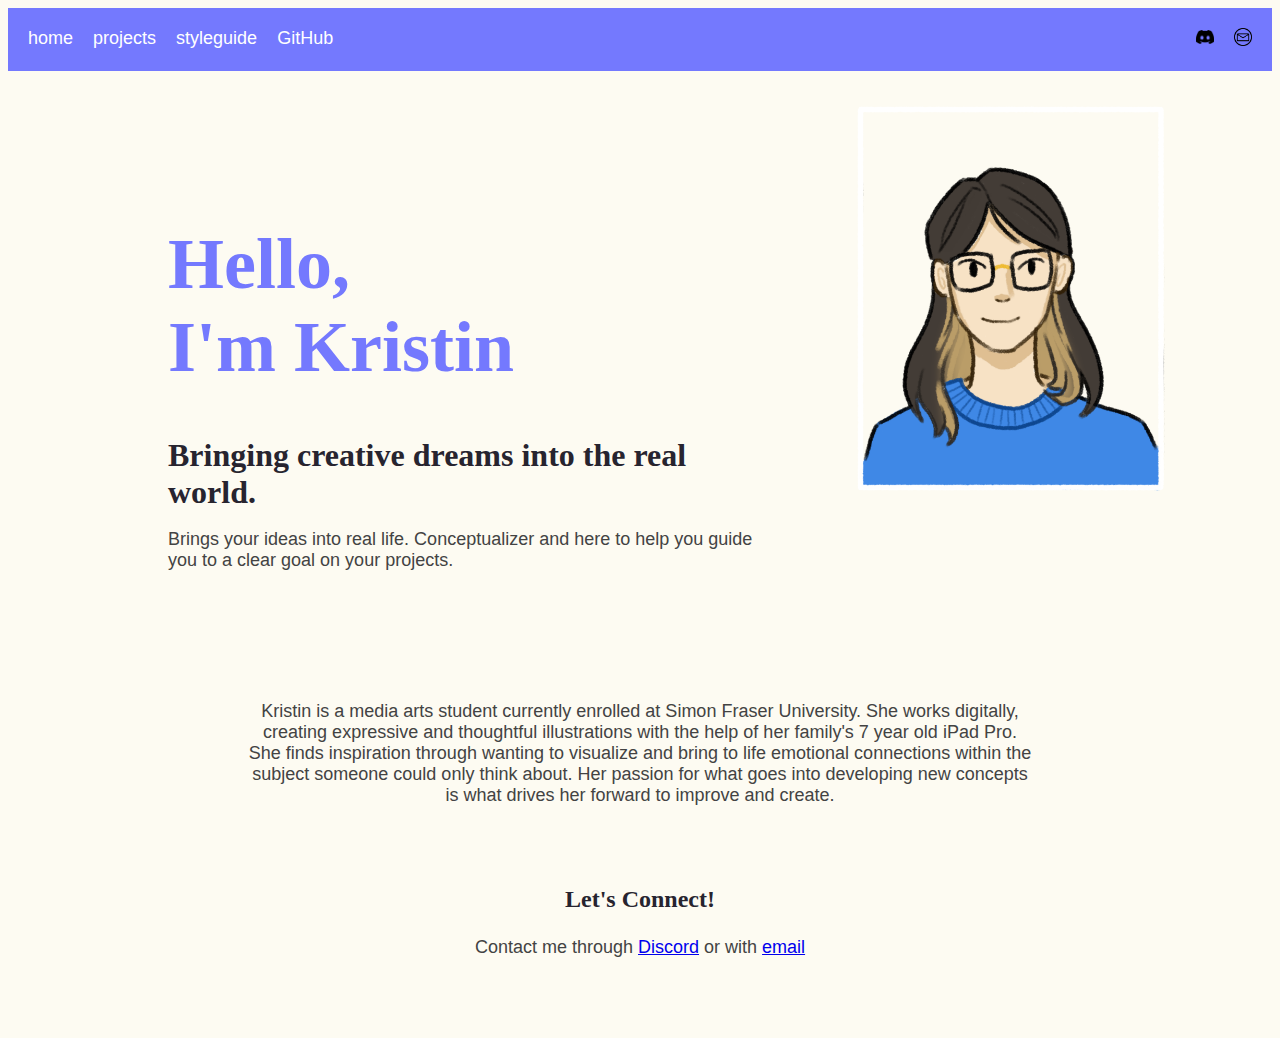
<file: index.html>
<!DOCTYPE html>
<html lang="en">

<head>
    <meta charset="UTF-8">
    <title>Kristin's Portfolio</title>

    <link href="css/main.css" rel="stylesheet">
</head>

<body>
    <header>
        <nav class="top-header">
            <a href="index.html">home</a>
            <div class="top-header-left">
                <a href="pages/portfolio.html">projects</a>
                <a href="pages/styleguide.html">styleguide</a>
                <a href="https://github.com/kris-html/P03-Portfolio.git">GitHub</a>
            </div>

            <div class="top-header-right">
                <a href="https://discord.com/"><img src="images/discord-icon-back.png" class="icon-styles" alt="Discord black icon"></a>
                <a href="https://www.sfu.ca/"><img src="images/email-icon-black.png" class="icon-styles" alt="Email black icon"></a>
            </div>
        </nav>
    </header>
    
    <div class="home-content">
        <section id="home">
            <h1>Hello,<br>I'm Kristin</h1>
            <h2>Bringing creative dreams into the real world.</h2>
            <p>Brings your ideas into real life. Conceptualizer and here to help you guide you to a clear goal on your projects.
            </p>
        </section>

        <section id="self-portrait">
            <img src="images/Self Portait transparent.png">
        </section>
    </div>

    <section id="home-about">
        <p>Kristin is a media arts student currently enrolled at Simon Fraser University. She
            works digitally,
            creating expressive and thoughtful illustrations with the help of her family's 7 year old iPad Pro.
            She finds inspiration through wanting to visualize and bring to life emotional connections within the
            subject someone could only think about. Her passion for what goes into developing new concepts is what
            drives her forward to improve and create.
        </p>

        <div class="home-contact">
            <h3>Let's Connect!</h3>
            <p>Contact me through <a href="https://discord.com/">Discord</a> or with <a href="https://www.sfu.ca/">email</a></p>
        </div>
    </section>

</body>

</html>
</file>
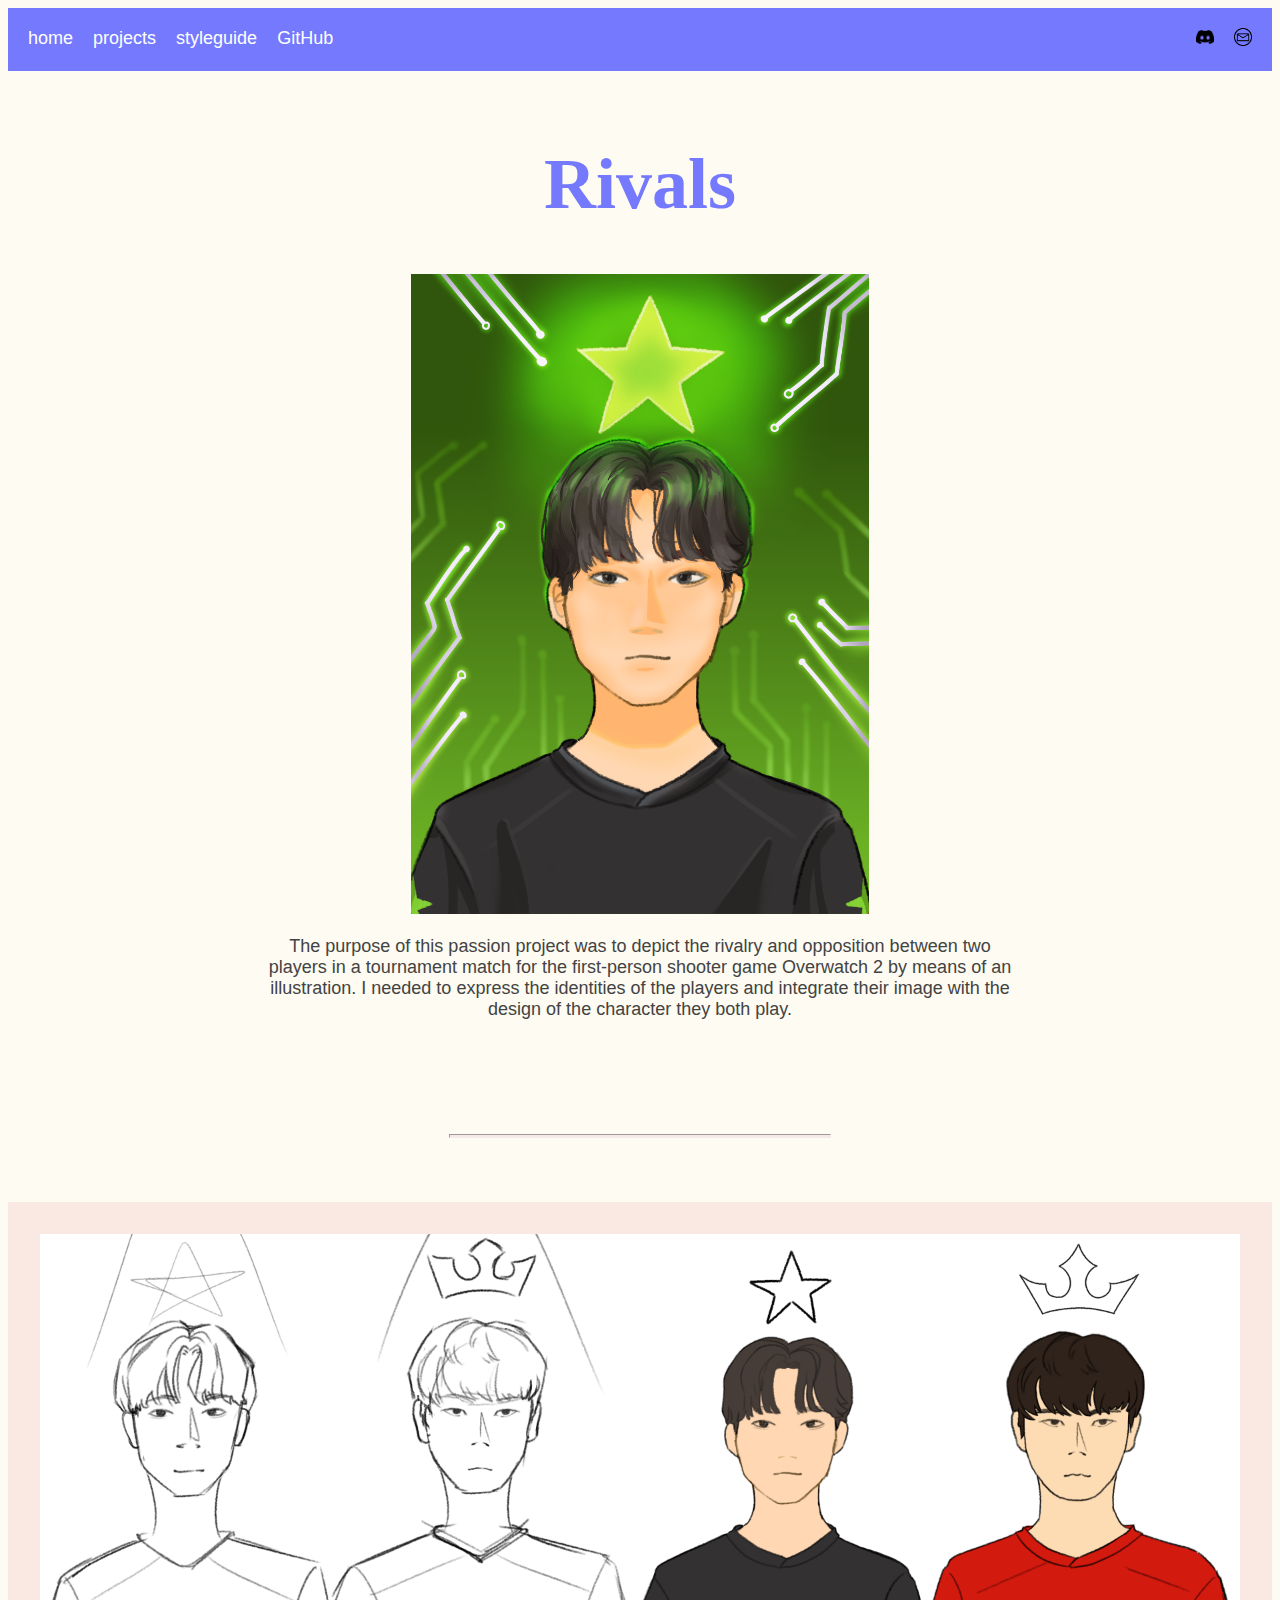
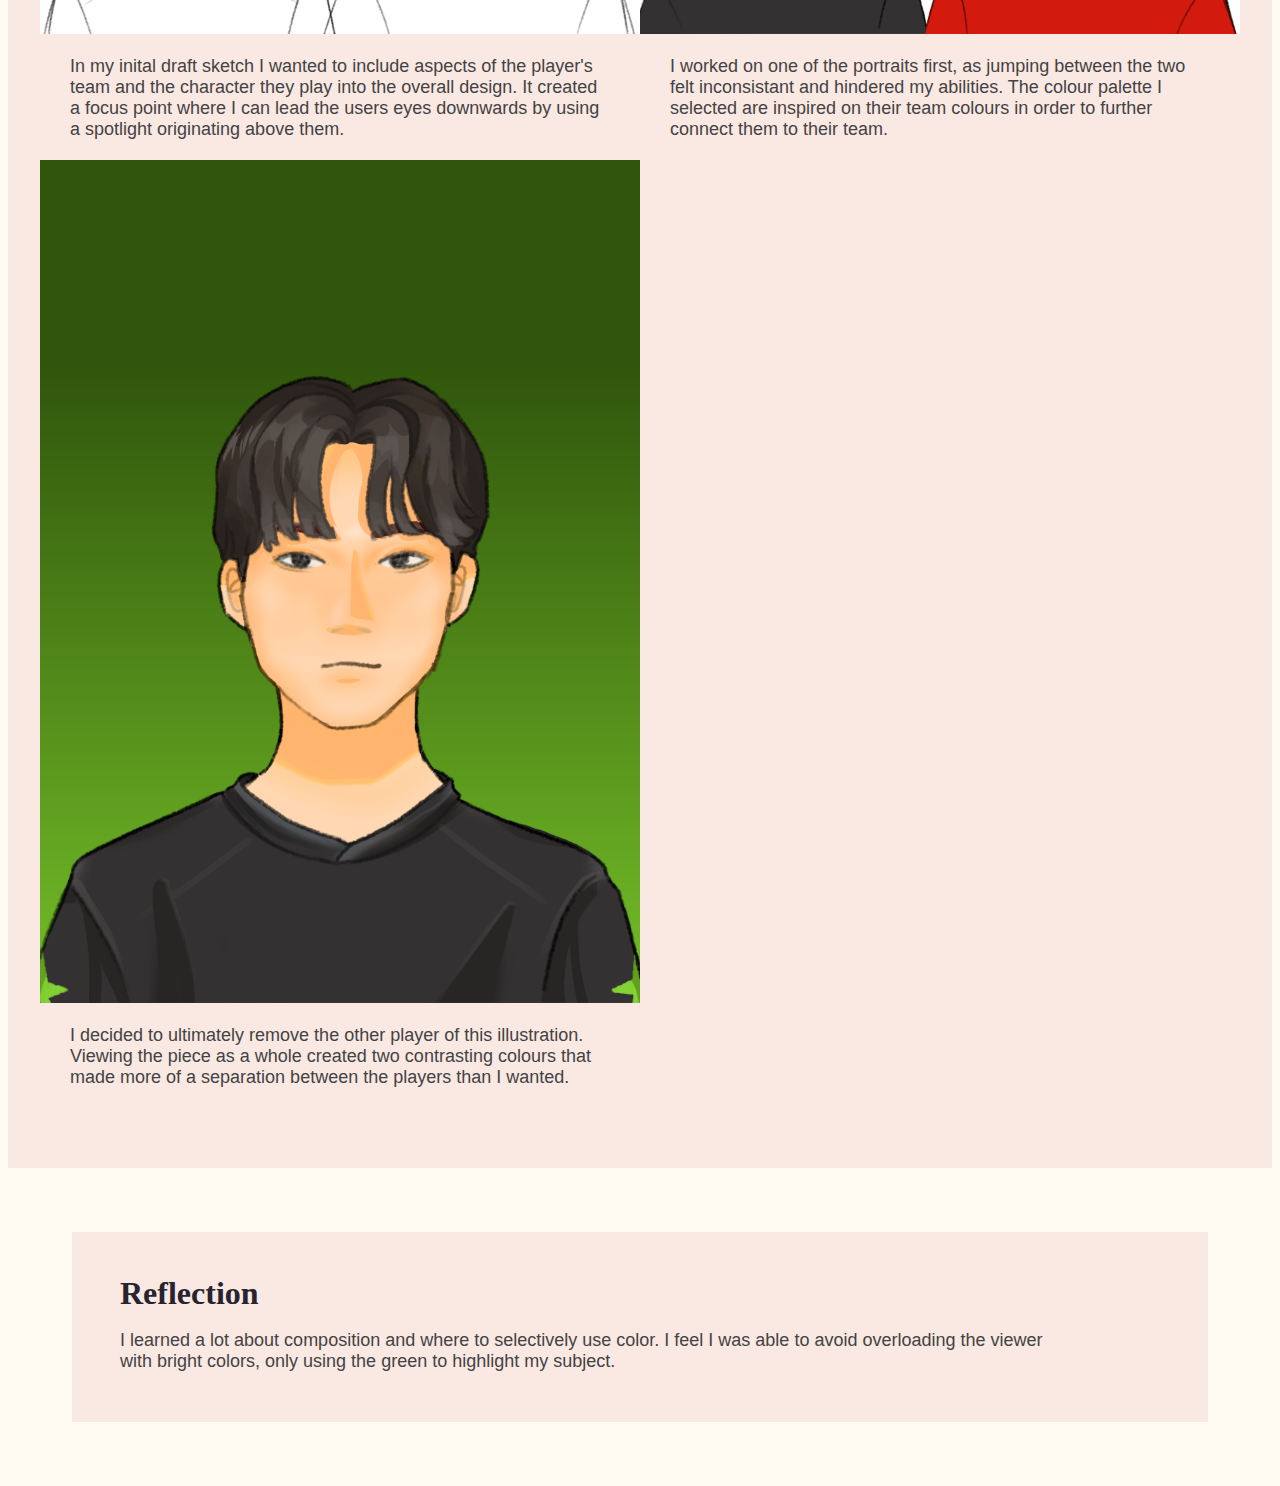
<file: pages/rivals.html>
<!DOCTYPE html>
<html lang="en">

<head>
    <meta charset="UTF-8">
    <title>Kristin's Portfolio</title>

    <link href="../css/main.css" rel="stylesheet">
</head>

<body>
    <header>
        <nav class="top-header">
            <a href="../index.html">home</a>
            <div class="top-header-left">
                <a href="portfolio.html">projects</a>
                <a href="styleguide.html">styleguide</a>
                <a href="https://github.com/kris-html/P03-Portfolio.git">GitHub</a>
            </div>

            <div class="top-header-right">
                <a href="https://discord.com/"><img src="../images/discord-icon-back.png" class="icon-styles" alt="Discord black icon"></a>
                <a href="https://www.sfu.ca/"><img src="../images/email-icon-black.png" class="icon-styles" alt="Email black icon"></a>
            </div>
        </nav>
    </header>

    <section id="rivals">
        <h1>Rivals</h1>
        <div class="phase-main">
            <div class="artifact-main">
                <img src="../images/rivals-3.png" alt="Final illustration of Overwatch 2 player 'Pelican'">
            </div>
            <div class="analysis-main">
                <p> The purpose of this passion project was to depict the rivalry and opposition between two players in
                    a tournament match for the first-person shooter game Overwatch 2 by means of an illustration.
                    I needed to express the identities of the players and integrate
                    their image with the design of the character they both play.
                </p>
            </div>
        </div>

        <hr>

        <div class="phase-section-rivals">
            <div class="phase">
                <div class="artifact">
                    <img src="../images/rivals-0.png"
                        alt="Rough basic colorless sketch of Overwatch 2 players Oh 'Pelican' Se-hyun and Lee 'LIP' Jae-won">
                </div>
                <div class="analysis">
                    <p> In my inital draft sketch I wanted to include aspects of the player's team and the
                        character they play into the overall design.
                        It created a focus point where I can lead the users eyes downwards by using a spotlight originating above them.
                    </p>
                </div>
            </div>

            <div class="phase">
                <div class="artifact">
                    <img src="../images/rivals-1.png"
                        alt="Basic lineart and flat colors of Overwatch 2 players Oh 'Pelican' Se-hyun and Lee 'LIP' Jae-won">
                </div>
                <div class="analysis">
                    <p> I worked on one of the portraits first, as jumping between the two felt inconsistant and hindered my abilities. 
                        The colour palette I selected are inspired on their team colours in order to further connect them to their team.
                    </p>
                </div>
            </div>

            <div class="phase">
                <div class="artifact">
                    <img src="../images/rivals-2.png"
                        alt="Detailed colored illustration of Overwatch 2 player Oh 'Pelican' Se-hyun">
                </div>
                <div class="analysis">
                    <p> I decided to ultimately remove the other player of this illustration.
                        Viewing the piece as a whole created two contrasting colours that made more of a separation between
                        the players than I wanted.
                    </p>
                </div>
            </div>
        </div>

        <div class="phase-end">
            <h2>Reflection</h2>
            <div class="analysis">
                <p> I learned a lot about composition and where to selectively use color. I feel I was able to avoid overloading the viewer 
                    with bright colors, only using the green to highlight my subject.
                </p>
            </div>
        </div>

    </section>


</body>

</html>
</file>
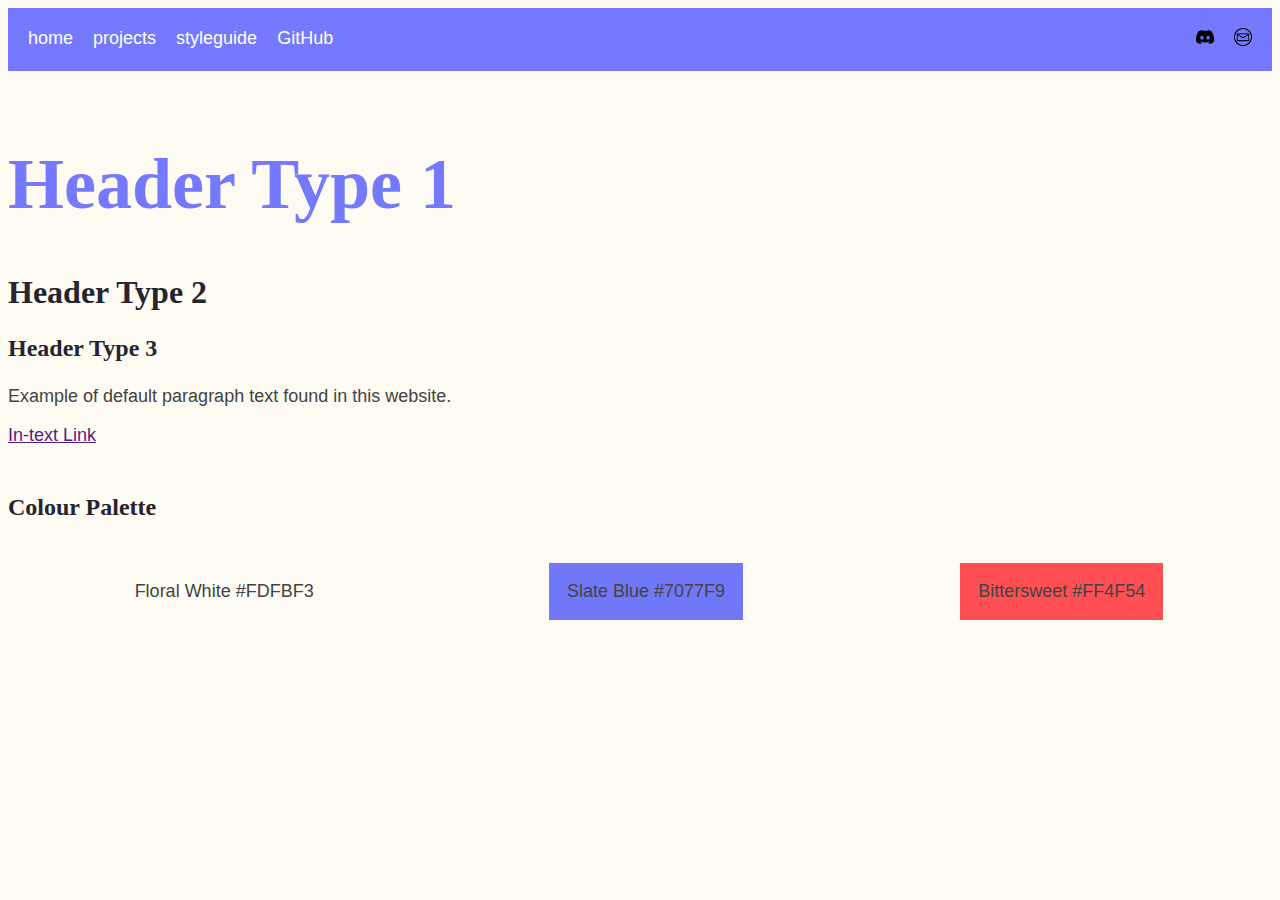
<file: pages/styleguide.html>
<!DOCTYPE html>
<html lang="en">

<head>
    <meta charset="UTF-8">
    <title>Kristin's Portfolio</title>

    <link href="../css/main.css" rel="stylesheet">
</head>

<body>
    <header>
        <nav class="top-header">
            <a href="../index.html">home</a>
            <div class="top-header-left">
                <a href="portfolio.html">projects</a>
                <a href="styleguide.html">styleguide</a>
                <a href="https://github.com/kris-html/P03-Portfolio.git">GitHub</a>
            </div>

            <div class="top-header-right">
                <a href="https://discord.com/"><img src="../images/discord-icon-back.png" class="icon-styles" alt="Discord black icon"></a>
                <a href="https://www.sfu.ca/"><img src="../images/email-icon-black.png" class="icon-styles" alt="Email black icon"></a>
            </div>
        </nav>
    </header>

    <section id="headers">
        <h1>Header Type 1</h1>
        <h2>Header Type 2</h2>
        <h3>Header Type 3</h3>
    </section>

    <section id="paragraph">
        <p>Example of default paragraph text found in this website.</p>
    </section>

    <section id="links">
        <p><a href="">In-text Link</a></p>
    </section>

    <section id="colour-palette">  
        <h3>Colour Palette</h3>
        <div class="colour-palette">
            <p class="colour-one">Floral White #FDFBF3</p>
            <p class="colour-two">Slate Blue #7077F9</p>
            <p class="colour-three">Bittersweet #FF4F54</p>
        </div>
        
    </section>

</body>
</html>
</file>
<file: css/main.css>
body{
    background-color: rgb(253, 251, 242);
    font-family:Arial, Helvetica, sans-serif;
    font-size: 16px;
    color: rgb(67, 67, 67);
}

h1{
    font-family: Georgia, Times, 'Times New Roman', serif;
    font-size: 72px;
    color:rgb(116, 121, 254);
    margin-top: 1em;
}

h2{
    font-family: Georgia, Times, 'Times New Roman', serif;
    font-size: 32px;
    color: rgb(39, 36, 47);
    margin-bottom: 0;
}

h3{
    font-family: Georgia, Times, 'Times New Roman', serif;
    font-size: 24px;
    color: rgb(39, 36, 47);
}

p{
    font-family:Verdana, Tahoma, sans-serif;
    font-size: 18px;
    text-decoration: none;
}

p a:hover{
    color: rgb(248, 78, 78);
    text-decoration: underline;
}

/* HEADER */
.icon-styles{
    max-width:1em;
}

.top-header{
    overflow: hidden;
    background-color: rgb(116, 121, 254);
    padding: 10px 10px;

    font-size: 18px;
}

.top-header a {
    float: left;
    color: white;
    text-align: left;
    padding: 10px;
    text-decoration: none;
}

.top-header-left a:hover{
    color: rgb(248, 78, 78);
    background-color:rgb(100, 105, 246);
}

.top-header a:hover{
    color: rgb(248, 78, 78);
    background-color:rgb(100, 105, 246);
}

.top-header-left{
    float: left;
}

.top-header-right{
    float: right;
}
/* HEADER */

/* ABOUT ME */
#home{
    padding-left: 10em;
    margin-top: 3em;
}

#home-about{
    padding-left: 15em;
    padding-right: 15em;
    margin-top: 7em;
    margin-bottom: 5em;

    text-align: center;
}

#self-portrait{
    padding-left: 5em;

    img{
        max-width: 75%;
    }
}

.home-content{
    display: flex;
    flex-direction: row;
    justify-content: center;
    margin-top:2em;
}

.home-landing{
    display: flex;
    flex-direction: row;
}

.home-connectinfo, .home-authorinfo{
    font-size:16px;
    max-width: 50%;
    text-align: justify;
}

.home-contact{
    margin-top: 5em;
}

/* ABOUT ME */

/* PROJECT LISTINGS */
#projects{
    h1{
        text-align: center;
    }
}

.project-description{
    text-align: center;

    margin-bottom: 5em;
}

.project-listings{
    display: flex;
    flex-direction: row;
    justify-content: space-around;
    margin-bottom: 5em;
}

.listing-image{
    max-height: 35em;
    transition: .5s ease;
    backface-visibility: hidden;
}

/* Hover effect based on code from W3 Schools
https://www.w3schools.com/howto/howto_css_image_overlay.asp */

.middle {
    transition: .5s ease;
    opacity: 0;
    position: absolute;
    top: 75%;
    left: 23%;
    text-align: center;
}

.middle2 {
    transition: .5s ease;
    opacity: 0;
    position: absolute;
    top: 75%;
    left: 68%;
    text-align: center;
}

.listing-1:hover .listing-image {
    opacity: 0.4;
}
  
.listing-1:hover .middle {
    opacity: 1;
}

.listing-2:hover .listing-image {
    opacity: 0.4;
}
  
.listing-2:hover .middle2 {
    opacity: 1;
}

/* PROJECT LISTINGS */

/* PORTFOLIO */
#the-peak-cover, #rivals{
    h1{
        text-align: center;
    }
}
.phase-main{
    display: flex;
    flex-direction: column;
    align-items: center;
    justify-content: center;
}

.artifact-main{
    img{
        width:auto;
        height: 40em;
        justify-content: center;
    }
}

.analysis-main{
    max-width: 60%;
    text-align: center;
}

hr{
    max-width: 30%;
    margin-top: 6em;
    height: 2px;
    background-color: rgb(250, 233, 227);
}

.phase-section-peak{
    display: grid;
    grid-template-columns: 34% 34% 34%;
    grid-template-rows: 50% 50%;
    justify-content: center;
    background-color: rgb(250, 233, 227);

    margin-top: 4em;
    padding: 2em;
}

.phase-section-rivals{
    display: grid;
    grid-template-columns: 50% 50%;
    grid-template-rows: 35% 65%;
    justify-content: center;
    background-color: rgb(250, 233, 227);

    margin-top: 4em;
    padding: 2em;
}

.phase{
    display: flex;
    flex-direction: column;
    align-content: center;
    align-items: center;
}

.phase-end{
    display: flex;
    flex-direction: column;
    background-color: rgb(250, 233, 227);
    align-content: center;

    margin: 4em 4em;
    padding: 1em 3em;
}

.artifact{
    img{
        width:100%;
        height: auto;
    }
}

.analysis{
    padding-top: 0;
    padding-bottom: 1em;
    max-width: 90%;
}

/* PORTFOLIO */

/* STYLE GUIDE */
#colour-palette{
    margin-top: 3em;
}

.colour-palette{
    display: flex;
    flex-direction: row;
    justify-content: space-around;
}

.colour-one{
    background-color: #FDFBF3;
    padding:1em;
}

.colour-two{
    background-color: #7077F9;
    padding:1em;
}

.colour-three{
    background-color: #FF4F54;
    padding:1em;
}

/* STYLE GUIDE */

/* MEDIA QUERIES */

@media screen and (max-width: 1036px){
    p{
        font-size: 22px;
    }

    .home-content{
        display: flex;
        flex-direction: column;
        justify-content: center;
        margin-top:2em;
    }

    #self-portrait{
        justify-content: center;
        img{
            max-width: 30em;
        }
    }

    #home-about{
        padding-left: 5em;
        padding-right: 5em;
        margin-top: 5em;
        margin-bottom: 3em;
    }
    
    .project-listings{
        display: flex;
        flex-direction: column;
        justify-content: center;
        margin-bottom: 3em;
    }

    .listing-image{
        max-height: 50em;
        transition: .5s ease;
        backface-visibility: hidden;
    }

    .artifact-main{
        img{
            width:auto;
            height: 60em;
            justify-content: center;
        }
    }
    
    .analysis-main{
        max-width: 80%;
        text-align: center;
    }

    .phase-section-peak{
        display: grid;
        grid-template-columns: 65%;
        grid-template-rows: 33% 33% 33%;
        justify-content: center;
        background-color: rgb(250, 233, 227);
    
        margin-top: 4em;
    }
    
    .phase-section-rivals{
        display: grid;
        grid-template-columns: 65%;
        grid-template-rows: 27% 27% 30%;
        justify-content: center;
        background-color: rgb(250, 233, 227);
    
        margin-top: 4em;
    }

    .analysis{
        max-width: 100%;
    }

    .colour-palette{
        display: flex;
        flex-direction: column;
        justify-content: space-around;
    }
}
</file>
